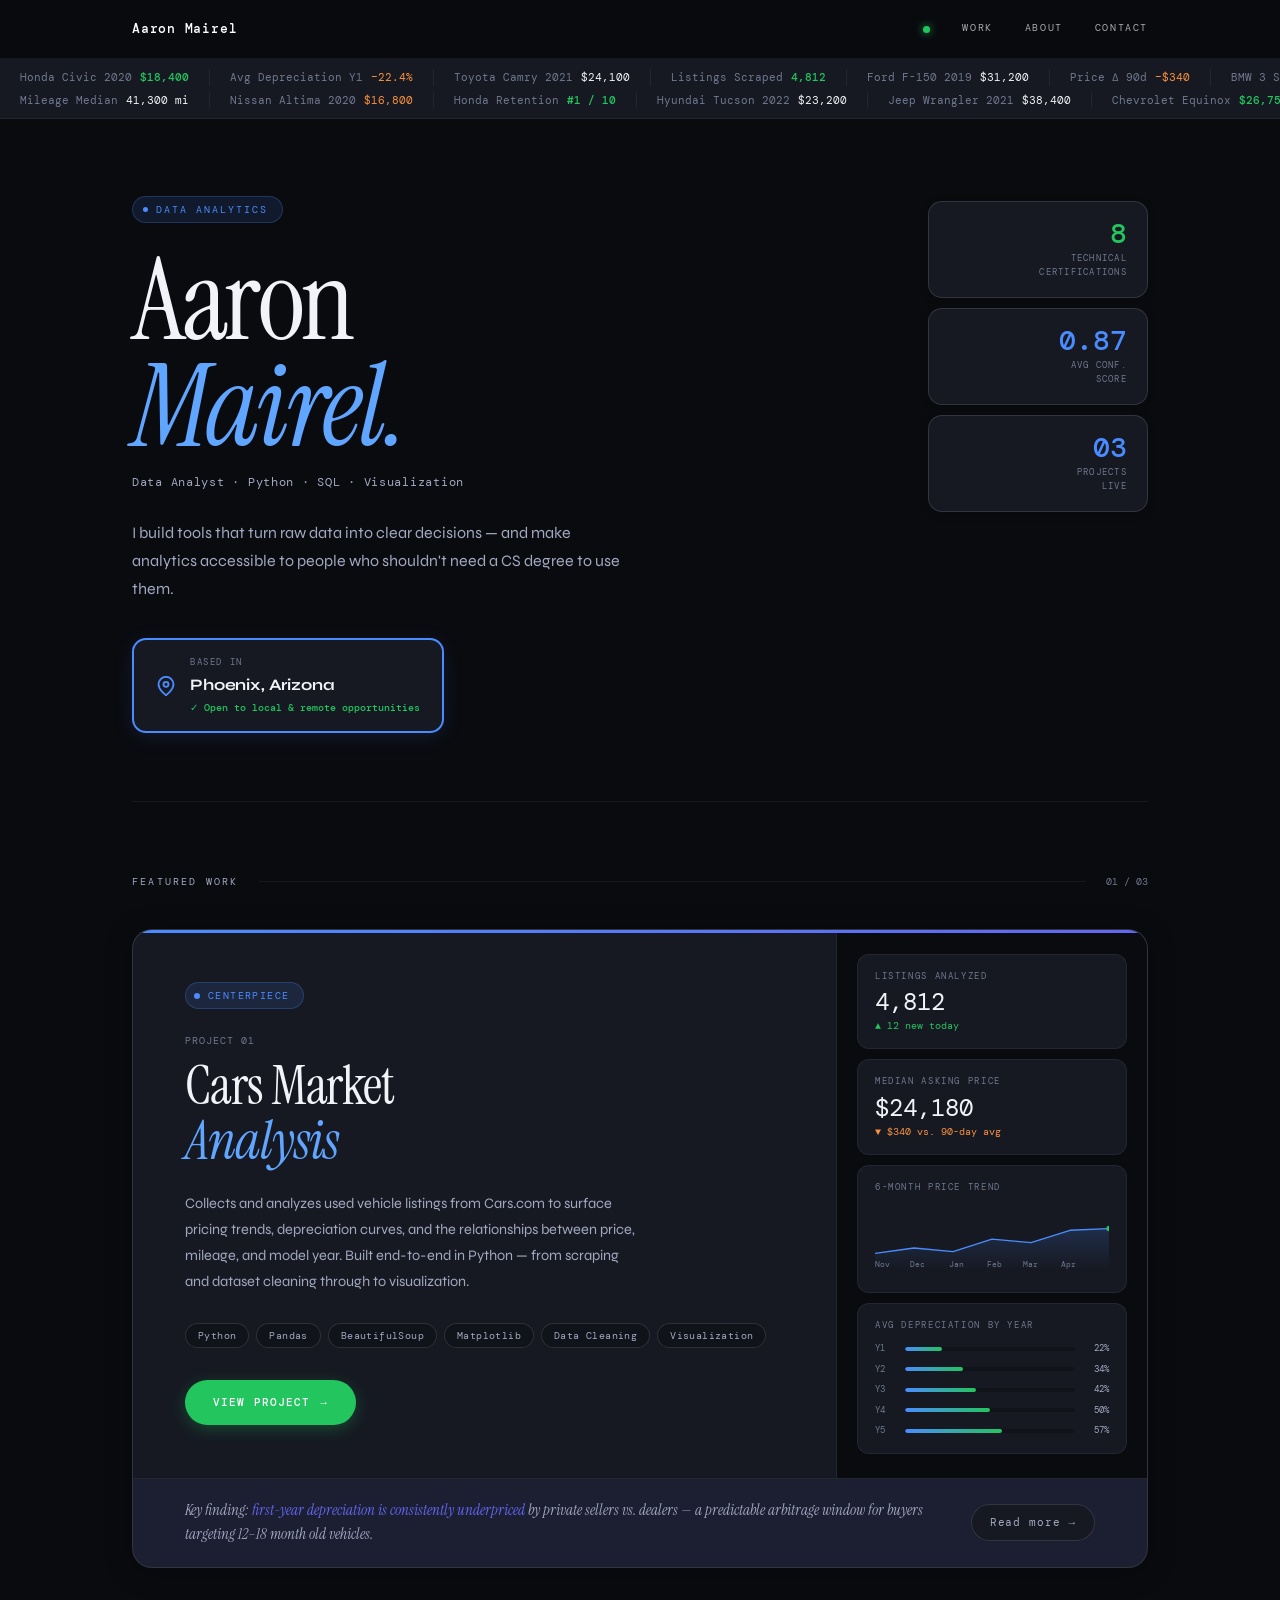
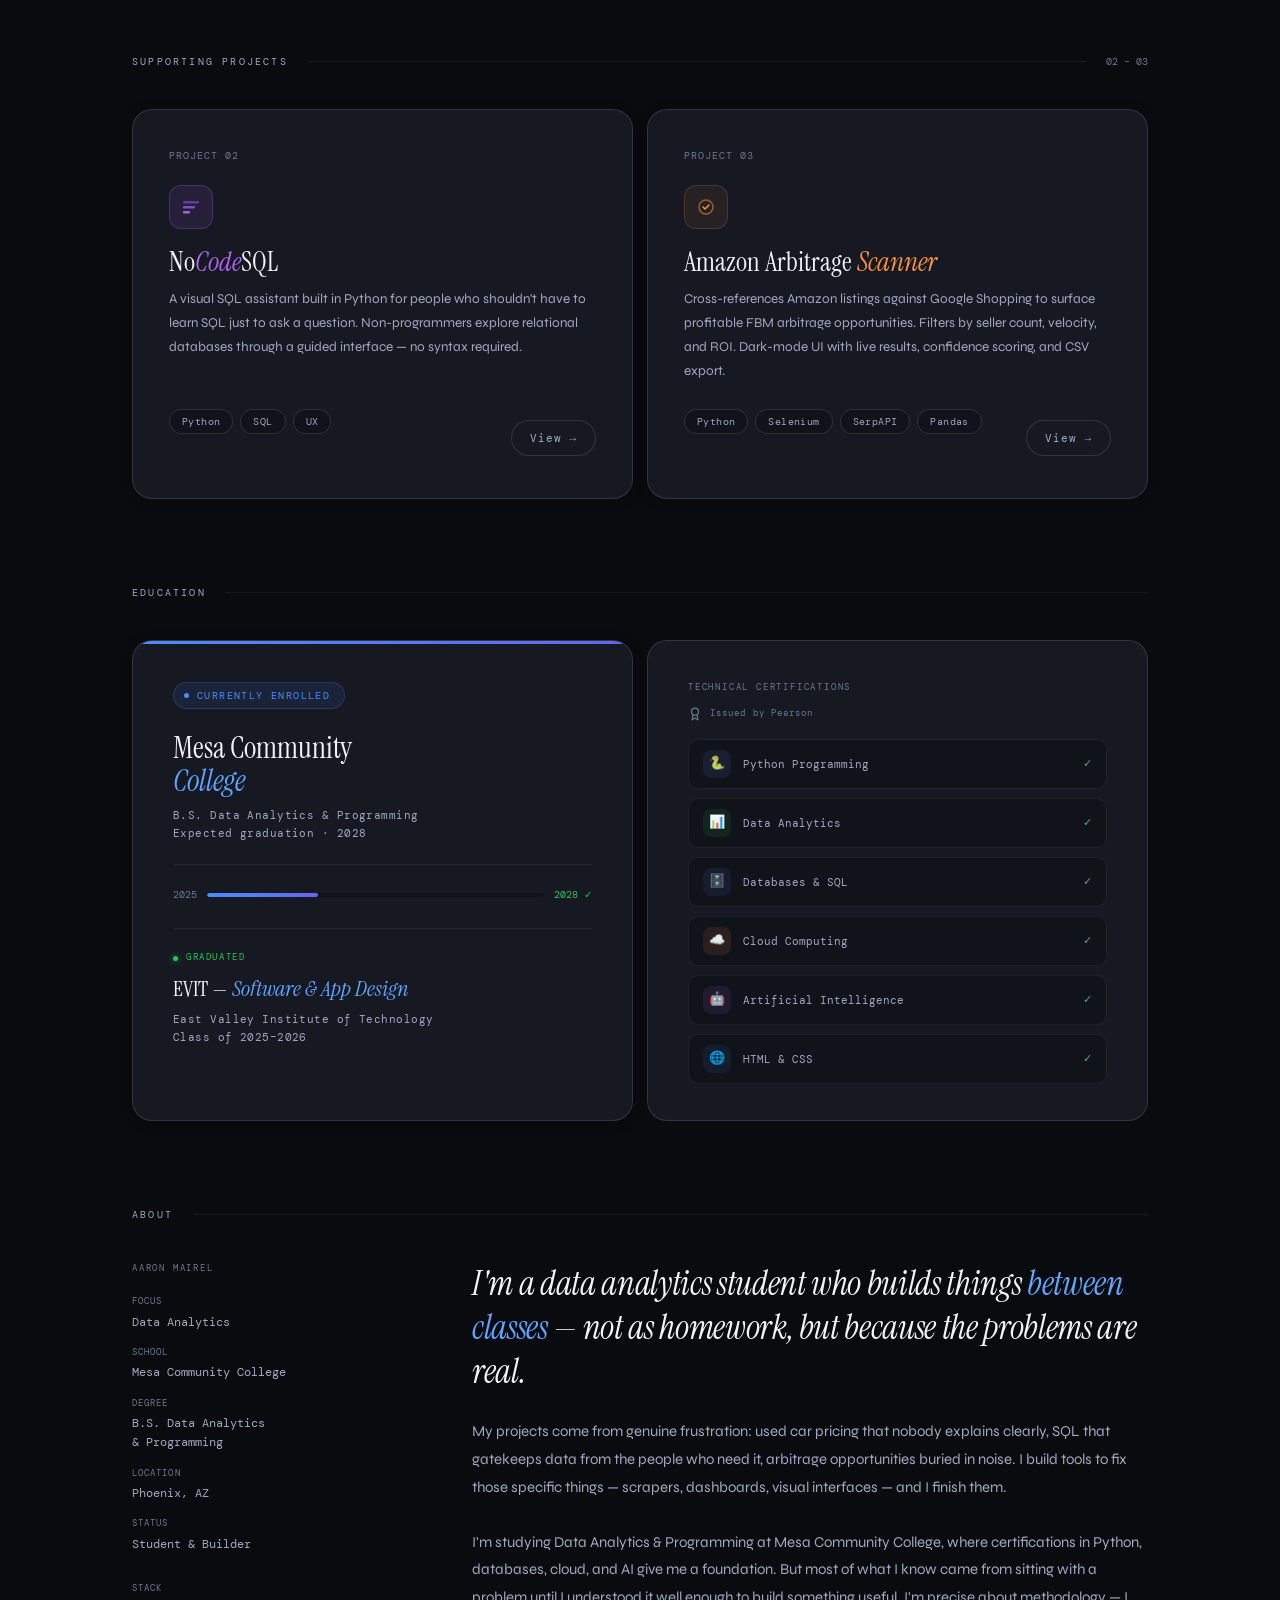
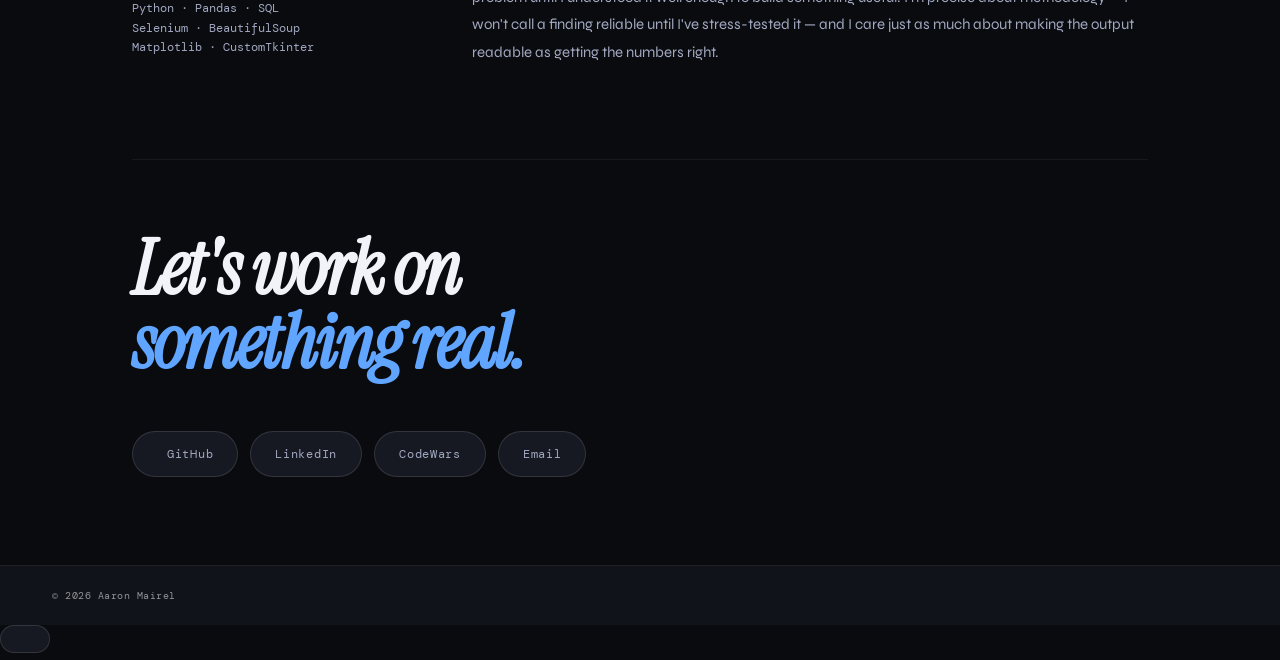
<file: index.html>
<!DOCTYPE html>
<html lang="en">
<head>
  <meta charset="UTF-8" />
  <meta name="viewport" content="width=device-width, initial-scale=1.0" />
  <title>Aaron Mairel — Portfolio</title>
  <link rel="preconnect" href="https://fonts.googleapis.com" />
  <link rel="preconnect" href="https://fonts.gstatic.com" crossorigin />
  <link href="https://fonts.googleapis.com/css2?family=Syne:wght@400;500;600;700;800&family=Instrument+Serif:ital@0;1&family=DM+Mono:wght@300;400;500&display=swap" rel="stylesheet" />

  <style>
    :root {
      --bg:          #0A0B0F;
      --bg2:         #11131A;
      --surface:     #161922;
      --surface2:    #1F2330;
      --border:      rgba(255,255,255,0.06);
      --border2:     rgba(255,255,255,0.12);
      --text:        #F1F3F8;
      --muted:       #A1A8C0;
      --ghost:       #6F788F;
      --blue:        #4A8CFF;
      --blue-dark:   #2A6BD9;
      --blue-mid:    #60A5FF;
      --green:       #22C55E;
      --green-dark:  #16A34A;
      --orange:      #FB923C;
      --purple:      #b163f1;
      --accent:      #6366F1;

      --mono:        'DM Mono', monospace;
      --sans:        'Syne', sans-serif;
      --serif:       'Instrument Serif', serif;
    }

    *, *::before, *::after { box-sizing: border-box; margin: 0; padding: 0; }
    html { scroll-behavior: smooth; }
    body { background: var(--bg); color: var(--text); font-family: var(--sans); line-height: 1.5; overflow-x: hidden; }

    /* ─── STICKY NAV ─── */
    header {
      background: rgba(10, 11, 15, 0.95);
      backdrop-filter: blur(12px);
      position: sticky; top: 0; z-index: 100;
      border-bottom: 1px solid var(--border);
    }
    .header-inner {
      max-width: 1120px; margin: 0 auto; padding: 0 52px;
      height: 58px; display: flex; justify-content: space-between; align-items: center;
    }
    .header-name { font-family: var(--mono); font-size: 13px; font-weight: 500; color: #fff; letter-spacing: 0.06em; }
    nav { display: flex; gap: 32px; align-items: center; }
    nav a {
      font-family: var(--mono); font-size: 10px; letter-spacing: 0.16em;
      text-transform: uppercase; color: rgba(255,255,255,0.65); text-decoration: none;
      transition: color 0.2s; position: relative; padding-bottom: 3px;
    }
    nav a::after {
      content:''; position:absolute; bottom:0; left:0; right:0; height:2px;
      background: var(--green); transform: scaleX(0); transform-origin: left;
      transition: transform 0.22s ease; border-radius: 2px;
    }
    nav a:hover { color: #fff; }
    nav a:hover::after { transform: scaleX(1); }
    .pulse-dot {
      width:7px; height:7px; border-radius:50%; background: var(--green);
      box-shadow: 0 0 8px rgba(34,197,94,0.9); animation: pulse 2.4s ease-in-out infinite;
    }
    @keyframes pulse { 0%,100%{opacity:1;transform:scale(1)} 50%{opacity:0.3;transform:scale(0.5)} }

    /* ─── TICKER ─── */
    .ticker-outer {
      overflow: hidden; border-bottom: 1px solid var(--border);
      background: var(--surface); padding: 10px 0;
    }
    .ticker-row { display: flex; white-space: nowrap; }
    .ticker-row-a { animation: scroll-l 55s linear infinite; }
    .ticker-row-b { animation: scroll-r 44s linear infinite; margin-top: 6px; }
    @keyframes scroll-l { from{transform:translateX(0)} to{transform:translateX(-50%)} }
    @keyframes scroll-r { from{transform:translateX(-50%)} to{transform:translateX(0)} }
    .tick {
      display: inline-flex; align-items: center; gap: 8px;
      padding: 0 20px; font-family: var(--mono); font-size: 11px;
      border-right: 1px solid var(--border);
    }
    .tick .lbl { color: var(--ghost); }
    .tick .val { color: var(--text); }
    .tick.up .val { color: var(--green); font-weight: 500; }
    .tick.dn .val { color: var(--orange); }

    /* ─── PAGE WRAPPER ─── */
    .page { max-width: 1120px; margin: 0 auto; padding: 0 52px; }

    /* ─── HERO ─── */
    .hero {
      padding: 76px 0 68px;
      display: grid; grid-template-columns: 1fr 220px;
      gap: 60px; align-items: start;
      border-bottom: 1px solid var(--border);
    }
    .eyebrow {
      display: inline-flex; align-items: center; gap: 8px;
      font-family: var(--mono); font-size: 10px; letter-spacing: 0.2em;
      text-transform: uppercase; color: var(--blue);
      background: rgba(74,140,255,0.12); border: 1px solid rgba(74,140,255,0.25);
      border-radius: 100px; padding: 5px 14px 5px 10px; margin-bottom: 24px;
    }
    .eyebrow-dot { width:5px; height:5px; border-radius:50%; background:var(--blue); }

    .hero-headline {
      font-family: var(--serif);
      font-size: clamp(62px, 9vw, 118px);
      font-weight: 400; line-height: 0.92; letter-spacing: -0.03em;
      color: var(--text); margin-bottom: 14px;
    }
    .hero-headline .ital { font-style: italic; color: var(--blue-mid); }

    .hero-role {
      font-family: var(--mono); font-size: 12px; color: var(--muted);
      letter-spacing: 0.06em; margin-bottom: 28px;
    }

    .hero-sub {
      font-size: 16px; color: var(--muted); max-width: 500px;
      line-height: 1.74; margin-bottom: 36px;
    }

    /* Location badge */
    .location-badge {
      display: inline-flex; align-items: center; gap: 14px;
      background: var(--surface); border: 2px solid var(--blue);
      border-radius: 14px; padding: 16px 22px;
      box-shadow: 0 4px 20px rgba(74,140,255,0.12);
    }
    .location-icon { width:20px; height:20px; color: var(--blue); flex-shrink:0; }
    .location-label {
      font-family: var(--mono); font-size: 9px; letter-spacing: 0.18em;
      text-transform: uppercase; color: var(--ghost); margin-bottom: 3px;
    }
    .location-value {
      font-family: var(--sans); font-size: 16px; font-weight: 700;
      color: var(--text); letter-spacing: -0.01em; margin-bottom: 3px;
    }
    .location-note {
      font-family: var(--mono); font-size: 10px;
      color: var(--green); font-weight: 500;
    }

    /* Stat column */
    .hero-right { display: flex; flex-direction: column; gap: 10px; padding-top: 6px; }
    .hstat-card {
      background: var(--surface); border: 1px solid var(--border2);
      border-radius: 14px; padding: 18px 20px; text-align: right;
      box-shadow: 0 2px 10px rgba(0,0,0,0.2);
    }
    .hstat-val {
      font-family: var(--mono); font-size: 28px; font-weight: 500;
      color: var(--blue); line-height: 1; margin-bottom: 4px;
    }
    .hstat-val.green { color: var(--green); }
    .hstat-lbl { font-family: var(--mono); font-size: 9px; letter-spacing: 0.14em; text-transform: uppercase; color: var(--ghost); }

    /* ─── SECTION HEADER ─── */
    .sec-head { display:flex; align-items:center; gap:20px; padding:72px 0 40px; }
    .sec-head .lbl { font-family:var(--mono); font-size:10px; letter-spacing:0.22em; text-transform:uppercase; color:var(--muted); white-space:nowrap; }
    .sec-head .hr { flex:1; height:1px; background:var(--border); }
    .sec-head .ct { font-family:var(--mono); font-size:10px; color:var(--ghost); }

    /* ─── FEATURED CARD ─── */
    .feat {
      background: var(--surface); border: 1px solid var(--border2);
      border-radius: 20px; overflow: hidden; position: relative;
      margin-bottom: 14px; box-shadow: 0 4px 28px rgba(0,0,0,0.3);
    }
    .feat::before {
      content:''; position:absolute; top:0; left:0; right:0; height:3px;
      background: linear-gradient(90deg, var(--blue) 0%, var(--accent) 100%);
    }
    .feat-body { display:grid; grid-template-columns:1fr 310px; border-bottom:1px solid var(--border); }
    .feat-left { padding:52px 52px 48px; border-right:1px solid var(--border); }

    .feat-pill {
      display:inline-flex; align-items:center; gap:8px;
      background:rgba(74,140,255,0.12); border:1px solid rgba(74,140,255,0.25);
      border-radius:100px; padding:5px 14px 5px 8px; margin-bottom:24px;
    }
    .feat-pill-dot { width:6px; height:6px; border-radius:50%; background:var(--blue); }
    .feat-pill span { font-family:var(--mono); font-size:10px; letter-spacing:0.14em; text-transform:uppercase; color:var(--blue); }

    .feat-num { font-family:var(--mono); font-size:10px; color:var(--ghost); letter-spacing:0.1em; margin-bottom:11px; }
    .feat-title { font-family:var(--serif); font-size:clamp(38px,4.2vw,58px); font-weight:400; line-height:1.02; letter-spacing:-0.02em; color:var(--text); margin-bottom:22px; }
    .feat-title em { font-style:italic; color:var(--blue-mid); }
    .feat-desc { font-size:14.5px; color:var(--muted); line-height:1.8; max-width:460px; margin-bottom:28px; }

    .tags { display:flex; flex-wrap:wrap; gap:7px; margin-bottom:32px; }
    .tag {
      font-family:var(--mono); font-size:10px; letter-spacing:0.04em;
      color:var(--muted); border:1px solid var(--border2); border-radius:100px;
      padding:4px 12px; background:var(--bg2);
      transition:color 0.2s,border-color 0.2s,background 0.2s;
    }
    .tag:hover { color:var(--blue); border-color:rgba(74,140,255,0.3); background:rgba(74,140,255,0.1); }

    .btn-primary {
      display:inline-flex; align-items:center; gap:10px;
      background:var(--green); color:#fff; font-family:var(--mono); font-size:11px;
      font-weight:500; letter-spacing:0.1em; text-transform:uppercase;
      text-decoration:none; padding:14px 28px; border-radius:100px;
      box-shadow:0 4px 16px rgba(34,197,94,0.28);
      transition:transform 0.2s,box-shadow 0.2s,background 0.2s;
    }
    .btn-primary:hover { background:var(--green-dark); transform:translateY(-2px); box-shadow:0 8px 28px rgba(34,197,94,0.38); }
    .btn-primary .arr { transition:transform 0.2s; }
    .btn-primary:hover .arr { transform:translateX(4px); }

    /* Data panel - restored original layout */
    .feat-panel { padding:24px 20px; background:var(--bg); display:flex; flex-direction:column; gap:10px; }
    .dp {
      background:var(--surface); border:1px solid var(--border);
      border-radius:12px; padding:15px 17px;
      transition:border-color 0.2s,box-shadow 0.2s;
    }
    .dp:hover { border-color:rgba(74,140,255,0.25); box-shadow:0 2px 14px rgba(74,140,255,0.07); }
    .dp-lbl { font-family:var(--mono); font-size:9px; letter-spacing:0.18em; text-transform:uppercase; color:var(--ghost); margin-bottom:7px; }
    .dp-val { font-family:var(--mono); font-size:24px; color:var(--text); line-height:1; margin-bottom:4px; }
    .dp-delta { font-family:var(--mono); font-size:10px; }
    .dp-delta.up { color:var(--green); }
    .dp-delta.dn { color:var(--orange); }
    .spark { width:100%; margin-top:8px; }

    .dep-bars { margin-top:10px; display:flex; flex-direction:column; gap:7px; }
    .dep-row { display:flex; align-items:center; gap:8px; }
    .dep-yr { font-family:var(--mono); font-size:9px; color:var(--ghost); width:22px; flex-shrink:0; }
    .dep-track { flex:1; height:4px; background:var(--bg2); border-radius:2px; overflow:hidden; }
    .dep-fill {
      height:100%; background:linear-gradient(to right,var(--blue),var(--green));
      border-radius:2px; transform-origin:left;
      animation:barGrow 1.1s ease forwards; transform:scaleX(0);
    }
    @keyframes barGrow { to{transform:scaleX(1)} }
    .dep-pct { font-family:var(--mono); font-size:9px; color:var(--muted); width:26px; text-align:right; }

    /* Finding strip */
    .feat-finding {
      display:flex; align-items:center; justify-content:space-between; gap:28px;
      padding:20px 52px; background: rgba(99,102,241,0.08);
    }
    .finding-txt { font-family:var(--serif); font-style:italic; font-size:14.5px; color:var(--muted); line-height:1.65; }
    .finding-hi { color:var(--accent); font-weight:500; }

    .btn-ghost {
      display:inline-flex; align-items:center; gap:8px;
      font-family:var(--mono); font-size:11px; letter-spacing:0.08em;
      color:var(--muted); text-decoration:none; border:1px solid var(--border2);
      border-radius:100px; padding:9px 18px; white-space:nowrap; flex-shrink:0;
      background:var(--surface); transition:color 0.2s,border-color 0.2s,transform 0.2s;
    }
    .btn-ghost:hover { transform:translateY(-2px); color:var(--blue); border-color:rgba(74,140,255,0.35); }

    /* ─── PROJECT CARDS ─── */
    .proj-grid { display:grid; grid-template-columns:1fr 1fr; gap:14px; margin-bottom:14px; }
    .proj {
      background:var(--surface); border:1px solid var(--border2); border-radius:20px;
      padding:38px 36px 32px; display:flex; flex-direction:column; position:relative;
      overflow:hidden; box-shadow:0 2px 12px rgba(0,0,0,0.25);
      transition:transform 0.32s cubic-bezier(.23,1,.32,1),box-shadow 0.32s;
    }
    .proj:hover { transform:translateY(-5px); box-shadow:0 12px 36px rgba(0,0,0,0.35); }
    .proj::before {
      content:''; position:absolute; top:0; left:0; right:0; height:3px;
      background:var(--accent-col,var(--purple)); opacity:0; transition:opacity 0.3s;
    }
    .proj:hover::before { opacity:1; }
    .proj.vio { --purple-col:var(--purple); }
    .proj.cor { --accent-col:var(--orange); }

    .proj-num { font-family:var(--mono); font-size:10px; color:var(--ghost); letter-spacing:0.1em; margin-bottom:22px; }
    .proj-icon { width:44px; height:44px; border-radius:12px; display:flex; align-items:center; justify-content:center; margin-bottom:18px; }
    .proj-icon.vio { background:rgba(177, 99, 241, 0.1); border:1px solid rgba(177, 99, 241, 0.25); }
    .proj-icon.cor { background:rgba(251,146,60,0.07); border:1px solid rgba(251,146,60,0.18); }
    .proj-title { font-family:var(--serif); font-size:27px; font-weight:400; line-height:1.1; color:var(--text); margin-bottom:12px; }
    .proj-title em { font-style:italic; }
    .proj-title.vio em { color:var(--purple); }
    .proj-title.cor em { color:var(--orange); }
    .proj-desc { font-size:13.5px; color:var(--muted); line-height:1.76; flex:1; margin-bottom:26px; }
    .proj-foot { display:flex; align-items:center; justify-content:space-between; gap:12px; flex-wrap:wrap; }

    /* ─── ABOUT ─── */
    .about-grid { display:grid; grid-template-columns:260px 1fr; gap:80px; padding-bottom:88px; }
    .about-kv-lbl { font-family:var(--mono); font-size:9px; letter-spacing:0.2em; text-transform:uppercase; color:var(--ghost); margin-bottom:20px; }
    .kv { margin-bottom:14px; }
    .kv .k { font-family:var(--mono); font-size:9px; letter-spacing:0.12em; text-transform:uppercase; color:var(--ghost); margin-bottom:4px; }
    .kv .v { font-family:var(--mono); font-size:12px; color:var(--muted); line-height:1.6; }
    .about-pull { font-family:var(--serif); font-style:italic; font-size:clamp(24px,3vw,34px); line-height:1.3; color:var(--text); letter-spacing:-0.01em; margin-bottom:24px; }
    .about-pull em { color:var(--blue-mid); }
    .about-prose { font-size:15px; color:var(--muted); line-height:1.84; }

    /* ─── EDUCATION ─── */
    .edu-grid { display: grid; grid-template-columns: 1fr 1fr; gap: 14px; padding-bottom: 14px; }

    .edu-school {
      background: var(--surface); border: 1px solid var(--border2); border-radius: 20px;
      padding: 40px 40px 36px; position: relative; overflow: hidden;
      box-shadow: 0 2px 12px rgba(0,0,0,0.25);
    }
    .edu-school::before {
      content:''; position:absolute; top:0; left:0; right:0; height:3px;
      background: linear-gradient(90deg, var(--blue) 0%, var(--accent) 100%);
    }
    .edu-badge {
      display:inline-flex; align-items:center; gap:8px;
      background:rgba(74,140,255,0.1); border:1px solid rgba(74,140,255,0.2);
      border-radius:100px; padding:5px 14px 5px 10px; margin-bottom:22px;
    }
    .edu-badge-dot { width:5px; height:5px; border-radius:50%; background:var(--blue); }
    .edu-badge span { font-family:var(--mono); font-size:10px; letter-spacing:0.14em; text-transform:uppercase; color:var(--blue); }

    .edu-school-name { font-family:var(--serif); font-size:30px; line-height:1.1; color:var(--text); margin-bottom:10px; }
    .edu-school-name em { font-style:italic; color:var(--blue-mid); }
    .edu-degree { font-family:var(--mono); font-size:11px; color:var(--muted); letter-spacing:0.04em; margin-bottom:22px; line-height:1.6; }

    .edu-timeline {
      display:flex; align-items:center; gap:10px; margin-top:auto;
      font-family:var(--mono); font-size:10px;
    }
    .edu-timeline-bar {
      flex:1; height:4px; background:var(--bg2); border-radius:2px; overflow:hidden;
    }
    .edu-timeline-fill {
      height:100%; width:33%; background:linear-gradient(to right,var(--blue),var(--accent));
      border-radius:2px; animation:barGrow 1.2s ease forwards; transform:scaleX(0);
    }
    .edu-tl-start { color:var(--ghost); }
    .edu-tl-end   { color:var(--green); }

    .edu-certs { background: var(--surface); border: 1px solid var(--border2); border-radius: 20px; padding: 40px 40px 36px; }
    .edu-certs-lbl { font-family:var(--mono); font-size:9px; letter-spacing:0.2em; text-transform:uppercase; color:var(--ghost); margin-bottom:22px; }

    .cert-list { display:flex; flex-direction:column; gap:9px; }
    .cert-row {
      display:flex; align-items:center; gap:12px;
      background:var(--bg2); border:1px solid var(--border); border-radius:10px;
      padding:10px 14px;
      transition:border-color 0.2s,background 0.2s;
    }
    .cert-row:hover { border-color:rgba(74,140,255,0.25); background:rgba(74,140,255,0.05); }
    .cert-icon {
      width:28px; height:28px; border-radius:8px; display:flex; align-items:center;
      justify-content:center; flex-shrink:0; font-size:13px;
    }
    .cert-name { font-family:var(--mono); font-size:11px; color:var(--muted); flex:1; }
    .cert-check { font-size:11px; color:var(--green); }

    /* ─── CONTACT ─── */
    .contact-section { border-top:1px solid var(--border); padding:72px 0 88px; }
    .contact-head { font-family:var(--serif); font-style:italic; font-size:clamp(40px,6vw,76px); color:var(--text); letter-spacing:-0.025em; line-height:0.97; margin-bottom:52px; }
    .contact-head em { color:var(--blue-mid); }
    .contact-links { display:flex; gap:12px; flex-wrap:wrap; }
    .clink {
      display:inline-flex; align-items:center; gap:10px;
      font-family:var(--mono); font-size:12px; letter-spacing:0.06em;
      text-decoration:none; border:1px solid var(--border2); border-radius:100px;
      padding:13px 24px; color:var(--muted); background:var(--surface);
      transition:color 0.2s,border-color 0.2s,transform 0.2s,box-shadow 0.2s;
    }
    .clink:hover { transform:translateY(-3px); border-color:var(--blue); color:var(--text); box-shadow:0 4px 16px rgba(74,140,255,0.15); }

    /* ─── FOOTER ─── */
    footer { background:var(--bg2); padding:22px 52px; display:flex; justify-content:space-between; border-top: 1px solid var(--border); }
    .ft { font-family:var(--mono); font-size:10px; color:rgba(255,255,255,0.55); letter-spacing:0.05em; }

    /* ─── REVEAL ─── */
    @keyframes fadeUp { from{opacity:0;transform:translateY(20px)} to{opacity:1;transform:translateY(0)} }
    .rv { opacity:0; animation:fadeUp 0.65s ease forwards; }
    .rv1{animation-delay:.04s} .rv2{animation-delay:.15s} .rv3{animation-delay:.28s}
    .rv4{animation-delay:.42s} .rv5{animation-delay:.56s}

    /* ─── RESPONSIVE ─── */
    @media(max-width:860px){
      .page{padding:0 24px;}
      .header-inner{padding:0 24px;}
      .hero{grid-template-columns:1fr;}
      .hero-right{flex-direction:row;flex-wrap:wrap;}
      .hstat-card{flex:1;min-width:130px;}
      .feat-body{grid-template-columns:1fr;}
      .feat-panel{border-top:1px solid var(--border);}
      .feat-left{padding:32px 28px;}
      .feat-finding{flex-direction:column;align-items:flex-start;padding:20px 28px;}
      .edu-grid{grid-template-columns:1fr;}
      .proj-grid{grid-template-columns:1fr;}
      .about-grid{grid-template-columns:1fr;gap:32px;}
      footer{padding:22px 24px;}
    }
  </style>
</head>
<body>

  <!-- STICKY NAV -->
  <header>
    <div class="header-inner">
      <div class="header-name">Aaron Mairel</div>
      <nav>
        <div class="pulse-dot"></div>
        <a href="#work">Work</a>
        <a href="#about">About</a>
        <a href="#contact">Contact</a>
      </nav>
    </div>
  </header>

  <!-- TICKER -->
  <div class="ticker-outer rv rv1" aria-hidden="true">
    <div class="ticker-row ticker-row-a" id="tick-a"></div>
    <div class="ticker-row ticker-row-b" id="tick-b"></div>
  </div>

  <div class="page">

    <!-- HERO -->
    <section class="hero rv rv2">
      <div class="hero-left">
        <div class="eyebrow"><span class="eyebrow-dot"></span>Data Analytics</div>
        <h1 class="hero-headline">
          Aaron<br/><span class="ital">Mairel.</span>
        </h1>
        <p class="hero-role">Data Analyst · Python · SQL · Visualization</p>
        <p class="hero-sub">I build tools that turn raw data into clear decisions — and make analytics accessible to people who shouldn't need a CS degree to use them.</p>

        <div class="location-badge">
          <svg class="location-icon" viewBox="0 0 24 24" fill="none" stroke="currentColor" stroke-width="2.2" stroke-linecap="round" stroke-linejoin="round">
            <path d="M21 10c0 7-9 13-9 13s-9-6-9-13a9 9 0 0 1 18 0z"/>
            <circle cx="12" cy="10" r="3"/>
          </svg>
          <div>
            <div class="location-label">Based in</div>
            <div class="location-value">Phoenix, Arizona</div>
            <div class="location-note">✓ Open to local &amp; remote opportunities</div>
          </div>
        </div>
      </div>

      <div class="hero-right">
        <div class="hstat-card">
          <div class="hstat-val green" id="stat-n-hero">8</div>
          <div class="hstat-lbl">Technical<br/>Certifications</div>
        </div>
        <div class="hstat-card">
          <div class="hstat-val">0.87</div>
          <div class="hstat-lbl">Avg Conf.<br/>Score</div>
        </div>
        <div class="hstat-card">
          <div class="hstat-val">03</div>
          <div class="hstat-lbl">Projects<br/>Live</div>
        </div>
      </div>
    </section>

    <!-- FEATURED WORK -->
    <div id="work">
      <div class="sec-head rv rv3">
        <span class="lbl">Featured Work</span>
        <div class="hr"></div>
        <span class="ct">01 / 03</span>
      </div>
    </div>

    <div class="feat rv rv4">
      <div class="feat-body">
        <div class="feat-left">
          <div class="feat-pill"><div class="feat-pill-dot"></div><span>Centerpiece</span></div>
          <div class="feat-num">PROJECT 01</div>
          <h2 class="feat-title">Cars Market<br/><em>Analysis</em></h2>
          <p class="feat-desc">
            Collects and analyzes used vehicle listings from Cars.com to surface pricing trends,
            depreciation curves, and the relationships between price, mileage, and model year.
            Built end-to-end in Python — from scraping and dataset cleaning through to visualization.
          </p>
          <div class="tags">
            <span class="tag">Python</span>
            <span class="tag">Pandas</span>
            <span class="tag">BeautifulSoup</span>
            <span class="tag">Matplotlib</span>
            <span class="tag">Data Cleaning</span>
            <span class="tag">Visualization</span>
          </div>
          <a href="https://github.com/amair084/cars-market-analysis" class="btn-primary">View Project <span class="arr">→</span></a>
        </div>

        <div class="feat-panel">
          <div class="dp">
            <div class="dp-lbl">Listings Analyzed</div>
            <div class="dp-val" id="stat-n">4,812</div>
            <div class="dp-delta up" id="stat-d">▲ 12 new today</div>
          </div>
          <div class="dp">
            <div class="dp-lbl">Median Asking Price</div>
            <div class="dp-val">$24,180</div>
            <div class="dp-delta dn">▼ $340 vs. 90-day avg</div>
          </div>
          <div class="dp">
            <div class="dp-lbl">6-Month Price Trend</div>
            <svg class="spark" viewBox="0 0 264 68" fill="none" xmlns="http://www.w3.org/2000/svg">
              <defs>
                <linearGradient id="sg" x1="0" y1="0" x2="0" y2="1">
                  <stop offset="0%" stop-color="#4A8CFF" stop-opacity="0.18"/>
                  <stop offset="100%" stop-color="#4A8CFF" stop-opacity="0"/>
                </linearGradient>
              </defs>
              <path d="M0,50 L44,44 L88,48 L132,34 L176,38 L220,24 L264,22 L264,68 L0,68 Z" fill="url(#sg)"/>
              <path d="M0,50 L44,44 L88,48 L132,34 L176,38 L220,24 L264,22" stroke="#4A8CFF" stroke-width="1.5" stroke-linejoin="round"/>
              <circle cx="264" cy="22" r="3" fill="#22C55E"/>
              <text x="0"   y="66" fill="#6F788F" font-family="DM Mono,monospace" font-size="9">Nov</text>
              <text x="40"  y="66" fill="#6F788F" font-family="DM Mono,monospace" font-size="9">Dec</text>
              <text x="83"  y="66" fill="#6F788F" font-family="DM Mono,monospace" font-size="9">Jan</text>
              <text x="126" y="66" fill="#6F788F" font-family="DM Mono,monospace" font-size="9">Feb</text>
              <text x="167" y="66" fill="#6F788F" font-family="DM Mono,monospace" font-size="9">Mar</text>
              <text x="210" y="66" fill="#6F788F" font-family="DM Mono,monospace" font-size="9">Apr</text>
            </svg>
          </div>
          <div class="dp" style="flex:1">
            <div class="dp-lbl">Avg Depreciation by Year</div>
            <div class="dep-bars">
              <div class="dep-row"><span class="dep-yr">Y1</span><div class="dep-track"><div class="dep-fill" style="width:22%;animation-delay:.1s"></div></div><span class="dep-pct">22%</span></div>
              <div class="dep-row"><span class="dep-yr">Y2</span><div class="dep-track"><div class="dep-fill" style="width:34%;animation-delay:.2s"></div></div><span class="dep-pct">34%</span></div>
              <div class="dep-row"><span class="dep-yr">Y3</span><div class="dep-track"><div class="dep-fill" style="width:42%;animation-delay:.3s"></div></div><span class="dep-pct">42%</span></div>
              <div class="dep-row"><span class="dep-yr">Y4</span><div class="dep-track"><div class="dep-fill" style="width:50%;animation-delay:.4s"></div></div><span class="dep-pct">50%</span></div>
              <div class="dep-row"><span class="dep-yr">Y5</span><div class="dep-track"><div class="dep-fill" style="width:57%;animation-delay:.5s"></div></div><span class="dep-pct">57%</span></div>
            </div>
          </div>
        </div>
      </div>

      <div class="feat-finding">
        <p class="finding-txt">
          Key finding: <span class="finding-hi">first-year depreciation is consistently underpriced</span>
          by private sellers vs. dealers — a predictable arbitrage window for buyers targeting 12–18 month old vehicles.
        </p>
        <a href="#" class="btn-ghost">Read more →</a>
      </div>
    </div>

    <!-- SUPPORTING PROJECTS -->
    <div class="sec-head">
      <span class="lbl">Supporting Projects</span>
      <div class="hr"></div>
      <span class="ct">02 – 03</span>
    </div>

    <div class="proj-grid">
      <div class="proj vio rv rv4">
        <div class="proj-num">PROJECT 02</div>
        <div class="proj-icon vio">
          <svg width="20" height="20" viewBox="0 0 20 20" fill="none">
            <rect x="2" y="4" width="16" height="2.5" rx="1" fill="#9763f1" opacity="0.5"/>
            <rect x="2" y="9" width="12" height="2.5" rx="1" fill="#9763f1" opacity="0.75"/>
            <rect x="2" y="14" width="7" height="2.5" rx="1" fill="#9763f1"/>
          </svg>
        </div>
        <h3 class="proj-title vio">No<em>Code</em>SQL</h3>
        <p class="proj-desc">
          A visual SQL assistant built in Python for people who shouldn't have to learn SQL just to ask a question.
          Non-programmers explore relational databases through a guided interface — no syntax required.
        </p>
        <div class="proj-foot">
          <div class="tags">
            <span class="tag">Python</span><span class="tag">SQL</span><span class="tag">UX</span>
          </div>
          <a href="https://github.com/amair084/NoCodeSQL" class="btn-ghost vio">View →</a>
        </div>
      </div>

      <div class="proj cor rv rv5">
        <div class="proj-num">PROJECT 03</div>
        <div class="proj-icon cor">
          <svg width="20" height="20" viewBox="0 0 20 20" fill="none">
            <circle cx="10" cy="10" r="7" stroke="#FB923C" stroke-width="1.5" opacity="0.55"/>
            <path d="M7 10l2 2 4-4" stroke="#FB923C" stroke-width="1.5" stroke-linecap="round" stroke-linejoin="round"/>
          </svg>
        </div>
        <h3 class="proj-title cor">Amazon Arbitrage <em>Scanner</em></h3>
        <p class="proj-desc">
          Cross-references Amazon listings against Google Shopping to surface profitable FBM arbitrage opportunities.
          Filters by seller count, velocity, and ROI. Dark-mode UI with live results, confidence scoring, and CSV export.
        </p>
        <div class="proj-foot">
          <div class="tags">
            <span class="tag">Python</span><span class="tag">Selenium</span>
            <span class="tag">SerpAPI</span><span class="tag">Pandas</span>
          </div>
          <a href="https://github.com/amair084/amazon-arbitrage-finder" class="btn-ghost cor">View →</a>
        </div>
      </div>
    </div>

    <!-- EDUCATION -->
    <div id="education">
      <div class="sec-head">
        <span class="lbl">Education</span>
        <div class="hr"></div>
      </div>
    </div>

    <div class="edu-grid">
      <div class="edu-school">
        <div class="edu-badge"><div class="edu-badge-dot"></div><span>Currently Enrolled</span></div>
        <div class="edu-school-name">Mesa Community<br/><em>College</em></div>
        <div class="edu-degree">
          B.S. Data Analytics &amp; Programming<br/>
          Expected graduation · 2028
        </div>
        <div style="height:1px;background:var(--border);margin:22px 0;"></div>
        <div class="edu-timeline">
          <span class="edu-tl-start">2025</span>
          <div class="edu-timeline-bar"><div class="edu-timeline-fill"></div></div>
          <span class="edu-tl-end">2028 ✓</span>
        </div>

        <div style="height:1px;background:var(--border);margin:26px 0 22px;"></div>

        <div style="display:flex;align-items:center;gap:8px;margin-bottom:12px;">
          <div style="width:5px;height:5px;border-radius:50%;background:var(--green);box-shadow:0 0 6px rgba(34,197,94,0.7);"></div>
          <span style="font-family:var(--mono);font-size:9px;letter-spacing:0.18em;text-transform:uppercase;color:var(--green);">Graduated</span>
        </div>
        <div class="edu-school-name" style="font-size:22px;">EVIT — <em>Software &amp; App Design</em></div>
        <div class="edu-degree" style="margin-bottom:0;">East Valley Institute of Technology<br/>Class of 2025–2026</div>
      </div>

      <div class="edu-certs">
        <div class="edu-certs-lbl">Technical Certifications</div>
        <div style="display:flex;align-items:center;gap:8px;margin-bottom:18px;margin-top:-10px;">
          <svg width="14" height="14" viewBox="0 0 24 24" fill="none" stroke="currentColor" stroke-width="2" stroke-linecap="round" stroke-linejoin="round" style="color:var(--ghost)"><circle cx="12" cy="8" r="6"/><path d="M15.477 12.89L17 22l-5-3-5 3 1.523-9.11"/></svg>
          <span style="font-family:var(--mono);font-size:9px;letter-spacing:0.12em;color:var(--ghost);">Issued by Pearson</span>
        </div>
        <div class="cert-list">
          <div class="cert-row">
            <div class="cert-icon" style="background:rgba(74,140,255,0.1);">🐍</div>
            <span class="cert-name">Python Programming</span>
            <span class="cert-check">✓</span>
          </div>
          <div class="cert-row">
            <div class="cert-icon" style="background:rgba(34,197,94,0.1);">📊</div>
            <span class="cert-name">Data Analytics</span>
            <span class="cert-check">✓</span>
          </div>
          <div class="cert-row">
            <div class="cert-icon" style="background:rgba(99,102,241,0.1);">🗄️</div>
            <span class="cert-name">Databases &amp; SQL</span>
            <span class="cert-check">✓</span>
          </div>
          <div class="cert-row">
            <div class="cert-icon" style="background:rgba(251,146,60,0.1);">☁️</div>
            <span class="cert-name">Cloud Computing</span>
            <span class="cert-check">✓</span>
          </div>
          <div class="cert-row">
            <div class="cert-icon" style="background:rgba(177,99,241,0.1);">🤖</div>
            <span class="cert-name">Artificial Intelligence</span>
            <span class="cert-check">✓</span>
          </div>
          <div class="cert-row">
            <div class="cert-icon" style="background:rgba(74,140,255,0.08);">🌐</div>
            <span class="cert-name">HTML &amp; CSS</span>
            <span class="cert-check">✓</span>
          </div>
        </div>
      </div>
    </div>

    <!-- ABOUT -->
    <div id="about">
      <div class="sec-head" style="padding-top:72px;">
        <span class="lbl">About</span>
        <div class="hr"></div>
      </div>
    </div>

    <div class="about-grid">
      <div>
        <div class="about-kv-lbl">Aaron Mairel</div>
        <div class="kv"><div class="k">Focus</div><div class="v">Data Analytics</div></div>
        <div class="kv"><div class="k">School</div><div class="v">Mesa Community College</div></div>
        <div class="kv"><div class="k">Degree</div><div class="v">B.S. Data Analytics<br/>&amp; Programming</div></div>
        <div class="kv"><div class="k">Location</div><div class="v">Phoenix, AZ</div></div>
        <div class="kv"><div class="k">Status</div><div class="v">Student &amp; Builder</div></div>
        <div class="kv" style="margin-top:28px;">
          <div class="k">Stack</div>
          <div class="v">Python · Pandas · SQL<br/>Selenium · BeautifulSoup<br/>Matplotlib · CustomTkinter</div>
        </div>
      </div>
      <div>
        <p class="about-pull">I'm a data analytics student who builds things <em>between classes</em> — not as homework, but because the problems are real.</p>
        <p class="about-prose">
          My projects come from genuine frustration: used car pricing that nobody explains clearly, SQL that gatekeeps data from the people who need it, arbitrage opportunities buried in noise. I build tools to fix those specific things — scrapers, dashboards, visual interfaces — and I finish them.
          <br/><br/>
          I'm studying Data Analytics &amp; Programming at Mesa Community College, where certifications in Python, databases, cloud, and AI give me a foundation. But most of what I know came from sitting with a problem until I understood it well enough to build something useful. I'm precise about methodology — I won't call a finding reliable until I've stress-tested it — and I care just as much about making the output readable as getting the numbers right.
        </p>
      </div>
    </div>

    <!-- CONTACT -->
    <div id="contact" class="contact-section">
      <h2 class="contact-head">Let's work on<br/><em>something real.</em></h2>
      <div class="contact-links">
        <a href="https://github.com/amair084" target="_blank" rel="noopener" class="clink gh">
          <svg class="cicon" viewBox="0 0 24 24" fill="currentColor"><path d="M12 2C6.477 2 2 6.484 2 12.017c0 4.425 2.865 8.18 6.839 9.504.5.092.682-.217.682-.483 0-.237-.008-.868-.013-1.703-2.782.605-3.369-1.343-3.369-1.343-.454-1.158-1.11-1.466-1.11-1.466-.908-.62.069-.608.069-.608 1.003.07 1.531 1.032 1.531 1.032.892 1.53 2.341 1.088 2.91.832.092-.647.35-1.088.636-1.338-2.22-.253-4.555-1.113-4.555-4.951 0-1.093.39-1.988 1.029-2.688-.103-.253-.446-1.272.098-2.65 0 0 .84-.27 2.75 1.026A9.564 9.564 0 0112 6.844c.85.004 1.705.115 2.504.337 1.909-1.296 2.747-1.027 2.747-1.027.546 1.379.202 2.398.1 2.651.64.7 1.028 1.595 1.028 2.688 0 3.848-2.339 4.695-4.566 4.943.359.309.678.92.678 1.855 0 1.338-.012 2.419-.012 2.747 0 .268.18.58.688.482A10.019 10.019 0 0022 12.017C22 6.484 17.522 2 12 2z"/></svg>
          GitHub
        </a>
        <a href="https://www.linkedin.com/in/aaron-mairel-48b7643a7/" class="clink li dim" tabindex="-1">LinkedIn </a>
        <a href="https://www.codewars.com/users/amair084" class="clink li dim" tabindex="-1">CodeWars </a>
        <a href="mailto:aaronmairel@gmail.com" class="clink em dim" tabindex="-1">Email</a>
      </div>
    </div>

  </div>

  <footer>
    <span class="ft">© 2026 Aaron Mairel</span>
  </footer>

  <script>
    const dataA = [
      {l:'Honda Civic 2020',    v:'$18,400',  cls:'up'},
      {l:'Avg Depreciation Y1', v:'−22.4%',   cls:'dn'},
      {l:'Toyota Camry 2021',   v:'$24,100',  cls:''},
      {l:'Listings Scraped',    v:'4,812',    cls:'up'},
      {l:'Ford F-150 2019',     v:'$31,200',  cls:''},
      {l:'Price ∆ 90d',         v:'−$340',    cls:'dn'},
      {l:'BMW 3 Series 2020',   v:'$29,900',  cls:''},
      {l:'Dealer Premium',      v:'+$1,850',  cls:'up'},
      {l:'Subaru Outback 2021', v:'$22,600',  cls:''},
      {l:'Confidence Score',    v:'0.87',     cls:'up'},
    ];
    const dataB = [
      {l:'Mileage Median',       v:'41,300 mi', cls:''},
      {l:'Nissan Altima 2020',   v:'$16,800',   cls:'dn'},
      {l:'Honda Retention',      v:'#1 / 10',   cls:'up'},
      {l:'Hyundai Tucson 2022',  v:'$23,200',   cls:''},
      {l:'Jeep Wrangler 2021',   v:'$38,400',   cls:''},
      {l:'Chevrolet Equinox',    v:'$26,750',   cls:'up'},
      {l:'Avg 3yr Depreciation', v:'38.4%',     cls:'dn'},
      {l:'Model Year Spread',    v:'2018–2024', cls:''},
      {l:'Private vs Dealer ∆',  v:'−$1,200',   cls:'dn'},
      {l:'Data Freshness',       v:'Live',      cls:'up'},
    ];

    function buildTicker(data, id) {
      const el = document.getElementById(id);
      el.innerHTML = '';
      [...data, ...data].forEach(d => {
        const div = document.createElement('div');
        div.className = `tick ${d.cls}`;
        div.innerHTML = `<span class="lbl">${d.l}</span><span class="val">${d.v}</span>`;
        el.appendChild(div);
      });
    }
    buildTicker(dataA, 'tick-a');
    buildTicker(dataB, 'tick-b');

    let n = 4812;
    setInterval(() => {
      const delta = Math.floor(Math.random() * 3);
      if (!delta) return;
      n += delta;
      const el  = document.getElementById('stat-n');
      const dl  = document.getElementById('stat-d');
      if (el)  el.textContent  = n.toLocaleString();
      if (dl)  dl.textContent  = `▲ ${delta} just now`;
    }, 7000);
  </script>
  <a href="https://amair084.github.io/portal.html" target="_blank" rel="noopener" class="clink gh"></a>
</body>
</html>
</file>
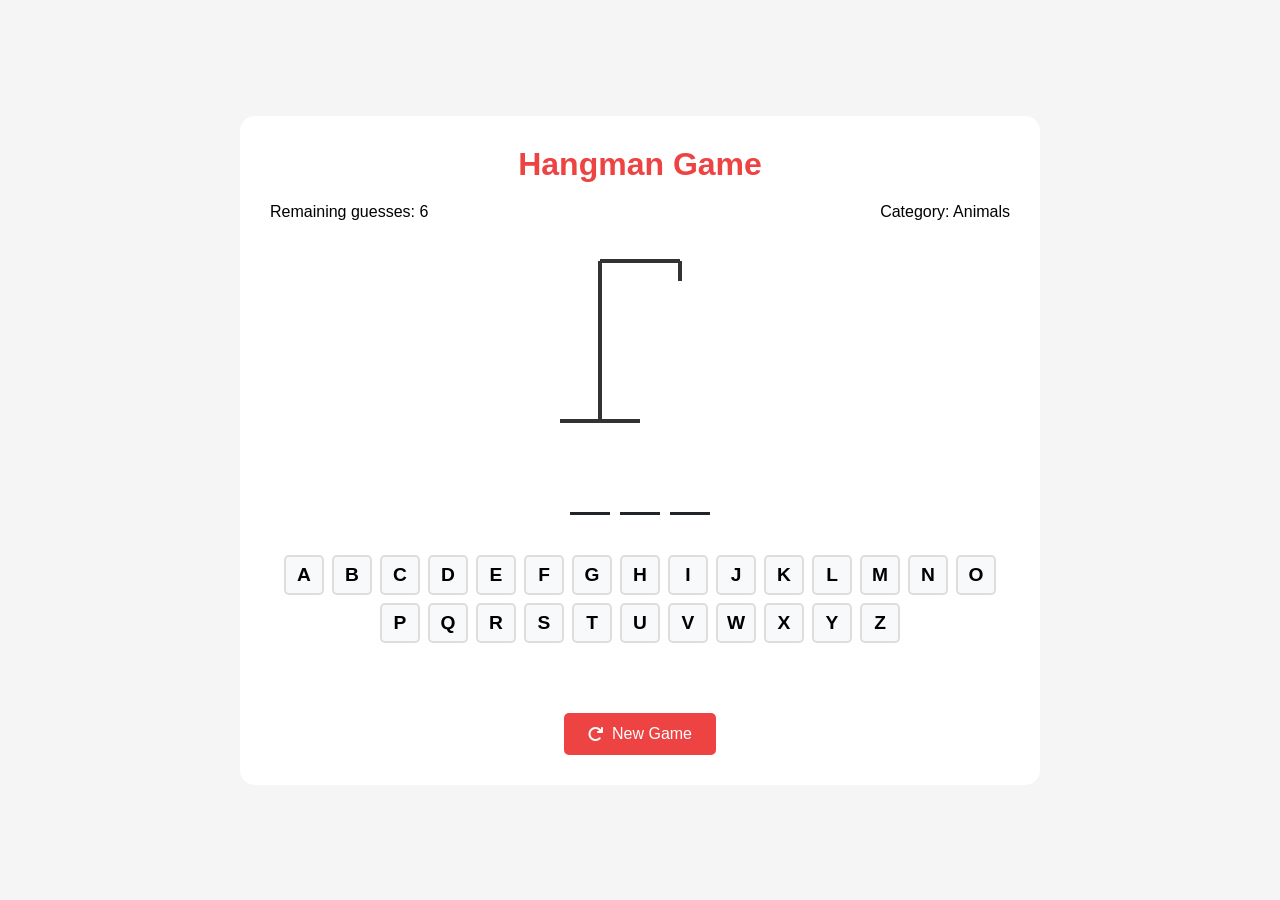
<file: index3.html>
<!DOCTYPE html>
<html lang="en">
<head>
  <meta charset="UTF-8">
  <meta name="viewport" content="width=device-width, initial-scale=1.0">
  <title>Hangman Game</title>
  <link rel="stylesheet" href="https://cdnjs.cloudflare.com/ajax/libs/font-awesome/6.4.0/css/all.min.css">
  <link rel="stylesheet" href="index3.css">
</head>
<body>
  <div class="game-container">
    <h1>Hangman Game</h1>
    
    <div class="game-status">
      <p id="remaining-guesses">Remaining guesses: 6</p>
      <p id="category">Category: Animals</p>
    </div>
    
    <div class="hangman-container">
      <svg id="hangman-svg" width="200" height="200" viewBox="0 0 200 200">
        <!-- Gallows -->
        <line x1="20" y1="180" x2="100" y2="180" stroke="#333" stroke-width="4"/>
        <line x1="60" y1="180" x2="60" y2="20" stroke="#333" stroke-width="4"/>
        <line x1="60" y1="20" x2="140" y2="20" stroke="#333" stroke-width="4"/>
        <line x1="140" y1="20" x2="140" y2="40" stroke="#333" stroke-width="4"/>
        
        <!-- Hangman parts (hidden by default) -->
        <!-- Head -->
        <circle id="head" cx="140" cy="60" r="20" stroke="#333" stroke-width="3" fill="transparent" style="display: none;"/>
        <!-- Body -->
        <line id="body" x1="140" y1="80" x2="140" y2="130" stroke="#333" stroke-width="3" style="display: none;"/>
        <!-- Arms -->
        <line id="left-arm" x1="140" y1="100" x2="110" y2="90" stroke="#333" stroke-width="3" style="display: none;"/>
        <line id="right-arm" x1="140" y1="100" x2="170" y2="90" stroke="#333" stroke-width="3" style="display: none;"/>
        <!-- Legs -->
        <line id="left-leg" x1="140" y1="130" x2="120" y2="160" stroke="#333" stroke-width="3" style="display: none;"/>
        <line id="right-leg" x1="140" y1="130" x2="160" y2="160" stroke="#333" stroke-width="3" style="display: none;"/>
        <!-- Face (shown when lost) -->
        <g id="face" style="display: none;">
          <line x1="130" y1="55" x2="135" y2="60" stroke="#333" stroke-width="2"/>
          <line x1="135" y1="55" x2="130" y2="60" stroke="#333" stroke-width="2"/>
          <line x1="145" y1="55" x2="150" y2="60" stroke="#333" stroke-width="2"/>
          <line x1="150" y1="55" x2="145" y2="60" stroke="#333" stroke-width="2"/>
          <path d="M130 70 Q140 80 150 70" stroke="#333" stroke-width="2" fill="transparent"/>
        </g>
      </svg>
    </div>
    
    <div class="word-display" id="word-display">
      <!-- Word letters will appear here -->
    </div>
    
    <div class="keyboard" id="keyboard">
      <!-- Keyboard letters will be added by JavaScript -->
    </div>
    
    <div class="game-message" id="game-message"></div>
    
    <button id="reset-btn" class="reset-btn">
      <i class="fas fa-redo"></i> New Game
    </button>
  </div>

  <script src="index3.js"></script>
</body>
</html>
</file>
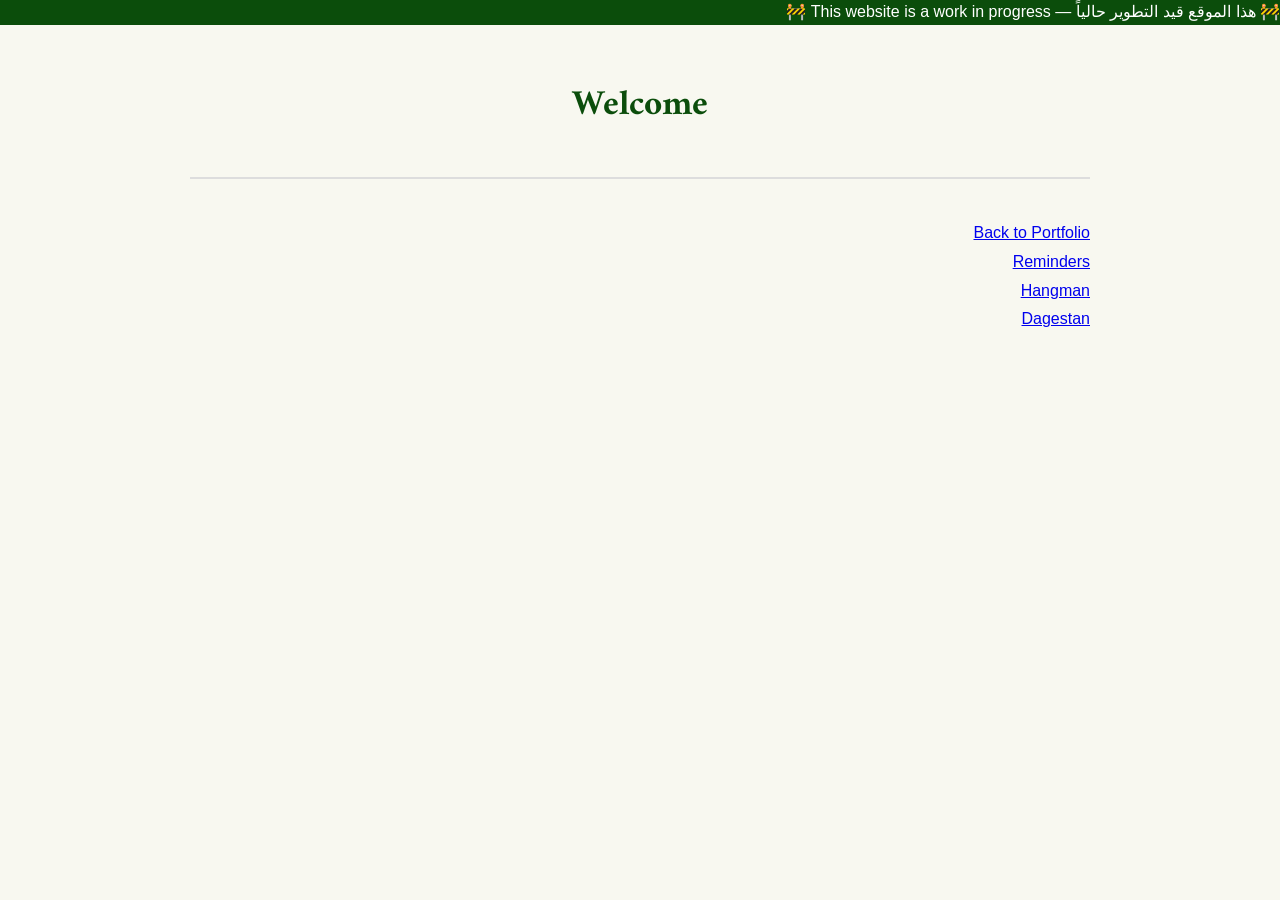
<file: portal.html>
<!DOCTYPE html>
<html lang="ar" dir="rtl">
<head>
    <meta charset="UTF-8">
    <meta name="viewport" content="width=device-width, initial-scale=1.0">
    <title>Portal</title>
    <style>
        body {
            font-family: "Arial", "Traditional Arabic", sans-serif;
            max-width: 900px;
            margin: 10px auto;
            margin-top: 30px;
            padding: 20px;
            background: #f8f8f0;
            color: #333;
            line-height: 1.8;
        }
        h1 {
            font-family: "Amiri", "Traditional Arabic", "Arial", serif;
            text-align: center;
            color: #0b4d0b;
            font-size: 2.2rem;
            margin-bottom: 10px;
        }
        .greeting {
            text-align: center;
            font-size: 1.4rem;
            color: #006400;
            margin-bottom: 20px;
        }

        /* Tabs Navigation */
        .tabs-container {
            background: #f8f8f0;
            padding: 10px;
            margin: 10px 0;
        }

        .tabs-nav {
            display: flex;
            gap: 10px;
            flex-wrap: wrap;
            justify-content: center;
            margin-bottom: 10px;
        }

        .tab-button {
            background: #f0f8f0;
            color: #0b4d0b;
            border: 2px solid #0b4d0b;
            padding: 12px 25px;
            font-size: 1.1rem;
            font-weight: 700;
            border-radius: 8px;
            cursor: pointer;
            transition: all 0.3s ease;
            font-family: "Arial", "Traditional Arabic", sans-serif;
        }

        .tab-button:hover {
            background: #e8f5e8;
            transform: translateY(-2px);
        }

        .tab-button.active {
            background: #0b4d0b;
            color: white;
        }

        .tab-content {
            display: none;
        }

        .tab-content.active {
            display: block;
        }

        .row {
            display: flex;
            justify-content: center;
            gap: 20px;
        }

        .reminder {
            background: white;
            padding: 15px;
            margin: 25px 0;
            border-right: 8px solid #0b4d0b;
            border-radius: 8px;
            box-shadow: 0 2px 8px rgba(0,0,0,0.1);
        }

        .videoreminder {
            background: white;
            padding: 15px;
            margin: 25px auto;
            width: 50%;
            border-right: 8px solid #0b4d0b;
            border-radius: 8px;
            box-shadow: 0 2px 8px rgba(0,0,0,0.1);
        }

        .remindertitle {
            background: white;
            padding: 5px;
            margin: 10px auto;
            font-weight: bold;
            letter-spacing: 0.5px;
            border-right: 8px solid #0b4d0b;
            border-radius: 8px;
            width: 75%;
            box-shadow: 0 2px 8px rgba(0,0,0,0.1);
            display: flex;
            align-items: center;
            justify-content: center;
        }

        .reminder h2 {
            margin-top: 0;
            color: #0b4d0b;
            font-size: 1.5rem;
        }

        .videoreminder h2 {
            margin-top: 0;
            color: #0b4d0b;
            font-size: 1.5rem;
        }

        .remindertitle h3 {
            text-align: center;
            margin: 0; 
            color: #0b4d0b;
            font-size: 1.5rem;
        }

        audio {
            width: 100%;
            margin-top: 10px;
        }

        .section-title {
            color: #0b4d0b;
            font-size: 1.3rem;
            margin: 20px 0 20px;
            text-align: center;
            font-weight: 500;
        }

        video {
            display: block;
            margin: 10px auto 0;
            max-width: 300px;
            width: 100%;
            height: auto;
        }

        hr {
            border: 1px solid #ddd;
            margin: 40px 0;
        }

        .empty-state {
            text-align: center;
            padding: 40px 20px;
            color: #666;
            font-size: 1.2rem;
            background: white;
            border-radius: 8px;
            margin: 20px 0;
            box-shadow: 0 2px 8px rgba(0,0,0,0.1);
        }

        .empty-state p {
            margin: 10px 0;
        }

        .notice-bar {
            position: fixed;
            top: 0;
            left: 0;
            width: 100%;
            background: #0b4d0b;
            color: white;
            overflow: hidden;
            z-index: 9999;
            height: 25px;
            display: flex;
            align-items: center;
        }

        .notice-text {
            white-space: nowrap;
            display: inline-block;
            padding-left: 100%;
            animation: scroll-text 25s linear infinite;
            font-size: 1rem;
            font-weight: 500;
        }

        /* Animation */
        @keyframes scroll-text {
            0% {
                transform: translateX(0);
            }
            100% {
                transform: translateX(-85%);
            }
        }


        @media (max-width: 768px) {
            .row {
                flex-direction: column;
            }
            .videoreminder {
                width: 100%;
            }
            .tab-button {
                font-size: 1rem;
                padding: 10px 20px;
            }
        }
    </style>
    <link href="https://fonts.googleapis.com/css2?family=Amiri:wght@400;700&display=swap" rel="stylesheet">
</head>
<body>
    <div class="notice-bar">
        <div class="notice-text">
        🚧 هذا الموقع قيد التطوير حالياً — This website is a work in progress 🚧
        </div>
    </div>

    <h1>Welcome</h1>
    <hr>
    <p class="greeting"></p>
    <a href="index.html">Back to Portfolio</a><br>
    <a href="jadid.html">Reminders</a><br>
    <a href="index3.html">Hangman</a><br>
    <a href="dagestan.html">Dagestan</a><br>
</body>
</html>
</file>
<file: index3.css>
:root {
    --primary: #ee4343;
    --success: #4cc940;
    --danger: #d65454;
    --dark: #212529;
    --light: #f8f9fa;
}

* {
    margin: 0;
    padding: 0;
    box-sizing: border-box;
    font-family: "Poppins", sans-serif;
}

body {
    background: #f5f5f5;
    display: flex;
    justify-content: center;
    align-items: center;
    min-height: 100vh;
}

.game-container {
    background-color: white;
    border-radius: 15px;
    box-shadow: 0 10px 30px rgba(0,0,0,0);
    padding: 30px;
    width: 100%;
    max-width: 800px;
    text-align: center;
}

h1 {
    color: var(--primary);
    margin-bottom: 20px;
}

.game-status {
    display: flex;
    justify-content: space-between;
    margin-bottom: 20px;
    font-weight: 500;
}

.hangman-container {
    margin: 20px auto;
}

.word-display {
    display: flex;
    justify-content: center;
    gap: 10px;
    margin: 30px 0;
    font-size: 2rem;
    font-weight: bold;
    min-height: 50px;
}

.word-letter {
    width: 40px;
    height: 40px;
    display: flex;
    align-items: center;
    justify-content: center;
    border-bottom: 3px solid var(--dark);
}

.keyboard {
    display: flex;
    flex-wrap: wrap;
    justify-content: center;
    gap: 8px;
    margin: 20px 0;
}

.keyboard-letter {
    width: 40px;
    height: 40px;
    background: var(--light);
    border: 2px solid #ddd;
    border-radius: 5px;
    font-size: 1.2rem;
    font-weight: bold;
    cursor: pointer;
    transition: all 0.2s ease;
    display: flex;
    align-items: center;
    justify-content: center;
}

.keyboard-letter:hover:not(.used) {
    background: #e0e0e0;
}

.keyboard-letter.used {
    cursor: not-allowed;
    opacity: 0.5;
}

.keyboard-letter.correct {
    background: var(--success);
    color: white;
    border-color: var(--success);
}

.keyboard-letter.wrong {
    background: var(--danger);
    color: white;
    border-color: var(--danger);
}

.game-message {
    min-height: 30px;
    font-size: 1.2rem;
    font-weight: bold;
    margin: 20px 0;
    color: var(--primary)
}

.reset-btn {
    background: var(--primary);
    color: white;
    border: none;
    padding: 12px 24px;
    border-radius: 5px;
    font-size: 1rem;
    font-weight: 500;
    cursor: pointer;
    transition: all 0.3s ease;
    display: inline-flex;
    align-items: center;
    gap: 8px;
}

.reset-btn:hover {
    background-color: #d43a3a;
    transform: translateY(-2px);
}

@media (max-width: 600px) {
    .game-container {
        padding: 20px;
    }

    .keyboard-letter {
        width: 30px;
        height: 30px;
        font-size: 1rem;
    }

    .word-letter {
        width:30px;
        height:30px;
        font-size: 1.5rem;
    }
}
</file>
